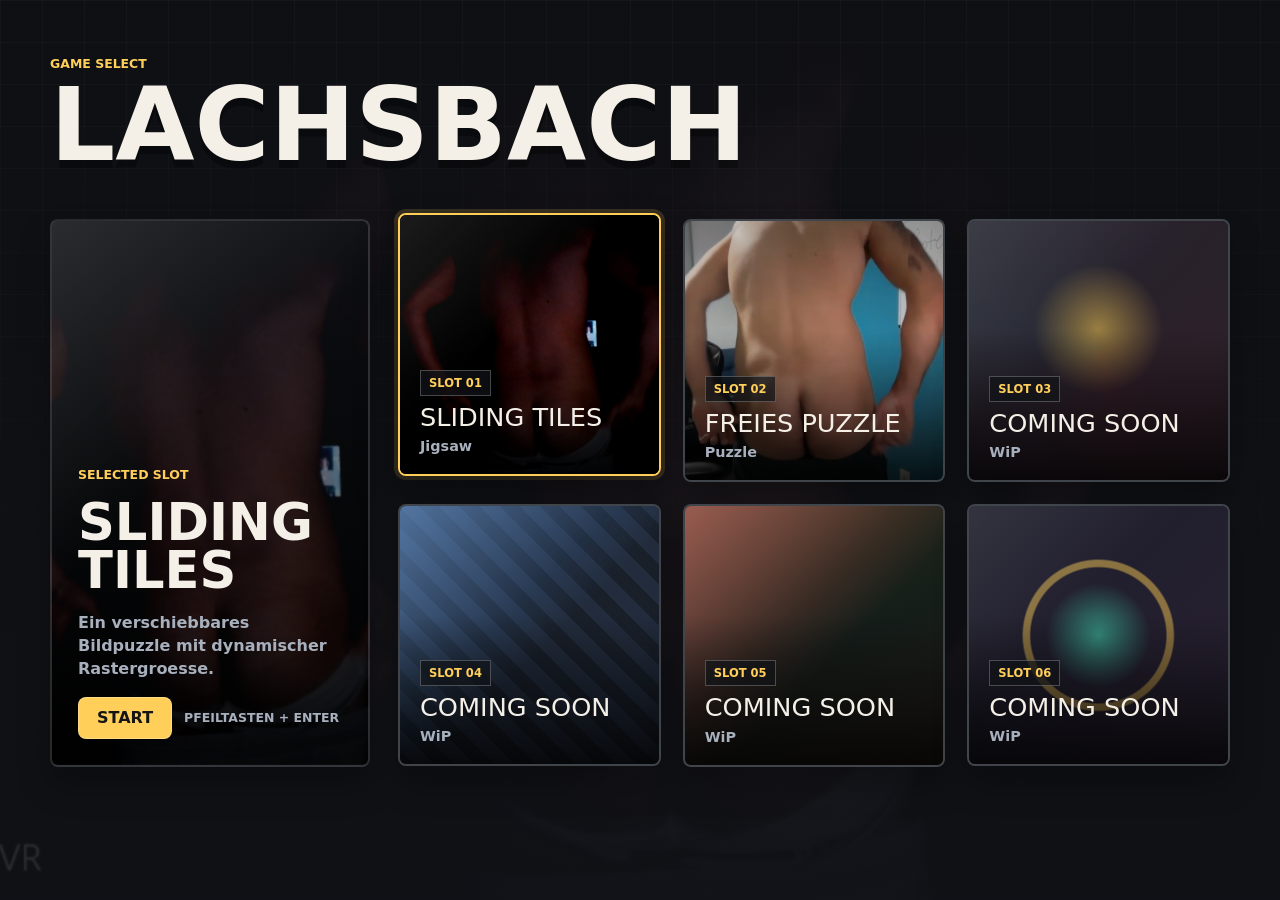
<file: index.html>
<!DOCTYPE html>
<html lang="de">
<head>
    <meta charset="UTF-8">
    <meta name="viewport" content="width=device-width, initial-scale=1.0">
    <title>Lachsbach Arcade</title>
    <link rel="stylesheet" href="styles.css">
    <script src="script.js" defer></script>
</head>
<body>
    <main class="shell">
        <header class="topbar">
            <div class="brand">
                <p class="eyebrow">Game Select</p>
                <h1>Lachsbach</h1>
            </div>
        </header>

        <section class="game-stage" aria-label="Seitenauswahl">
            <aside class="selection-panel" aria-live="polite">
                <p class="panel-label">Selected Slot</p>
                <h2 id="selected-title">Laedt...</h2>
                <p id="selected-description">Die Auswahl wird vorbereitet.</p>
                <div class="panel-actions">
                    <a class="launch-button" id="launch-link" href="#">Start</a>
                    <span class="hint">Pfeiltasten + Enter</span>
                </div>
            </aside>

            <div class="select-grid" id="tile-grid"></div>
        </section>
    </main>
</body>
</html>
</file>
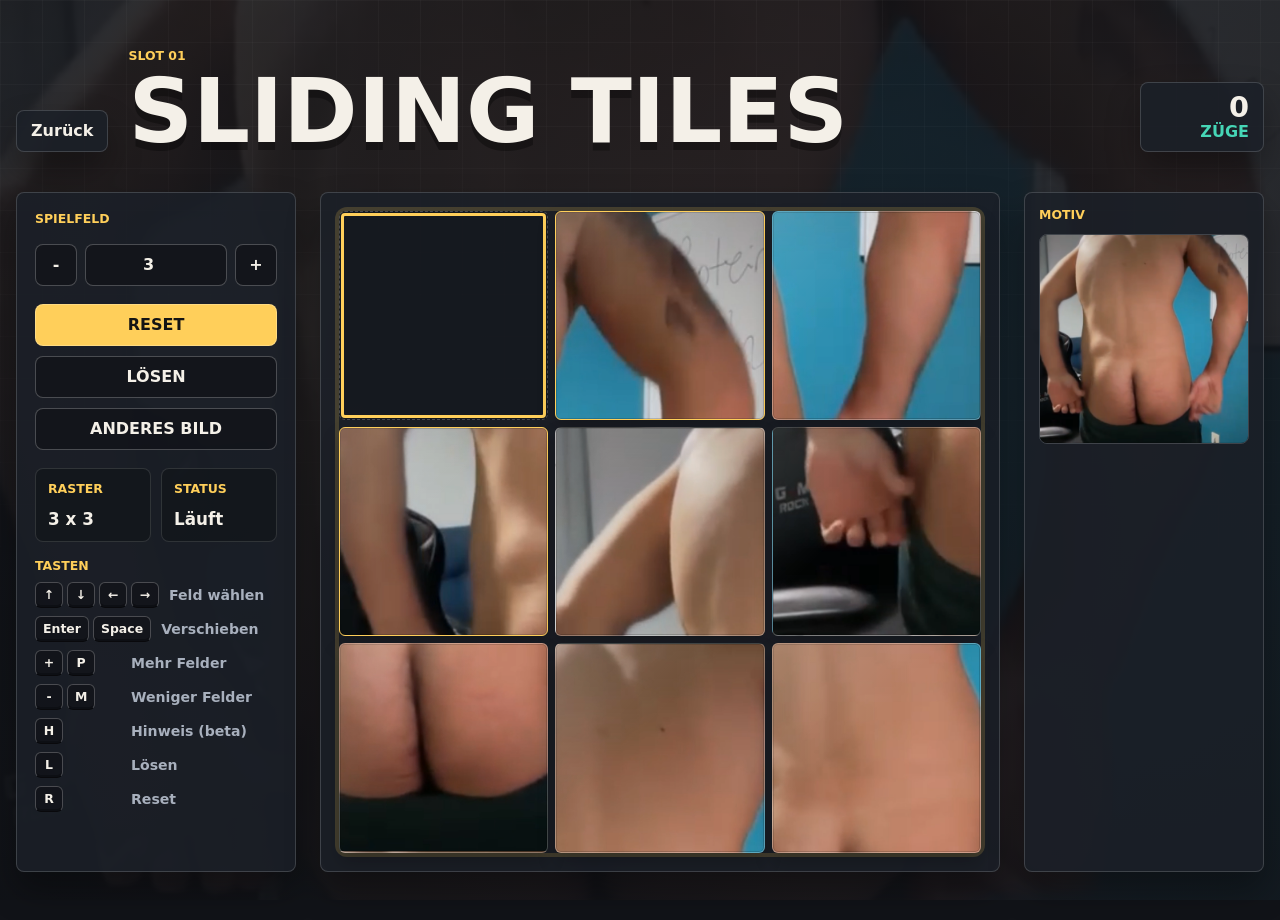
<file: sliding-tiles/index.html>
<!DOCTYPE html>
<html lang="de">
<head>
    <meta charset="UTF-8">
    <meta name="viewport" content="width=device-width, initial-scale=1.0">
    <title>Sliding Tiles | Lachsbach Arcade</title>
    <link rel="stylesheet" href="styles.css">
    <script src="script.js" defer></script>
</head>
<body>
    <main class="game-shell">
        <header class="game-header">
            <a class="back-link" href="../index.html">Zurück</a>
            <div class="title-block">
                <p class="eyebrow">Slot 01</p>
                <h1>Sliding Tiles</h1>
            </div>
            <div class="score-panel" aria-live="polite">
                <span id="move-count">0</span>
                <span>Züge</span>
            </div>
        </header>

        <section class="play-layout">
            <form class="control-panel" id="settings-form">
                <label for="board-size">Spielfeld</label>
                <div class="size-control">
                    <button class="step-button" type="button" data-step="-1" aria-label="Spielfeld verkleinern">-</button>
                    <input id="board-size" name="board-size" type="number" min="3" max="10" step="1" value="3" inputmode="numeric">
                    <button class="step-button" type="button" data-step="1" aria-label="Spielfeld vergroessern">+</button>
                </div>

                <div class="button-row">
                    <button class="primary-button" type="submit" id="reset-button">Reset</button>
                    <button class="secondary-button" type="button" id="solve-button">Lösen</button>
                    <button class="secondary-button" type="button" id="image-button">Anderes Bild</button>
                </div>

                <div class="stat-grid">
                    <div>
                        <span class="stat-label">Raster</span> 
                        <strong id="grid-label">3 x 3</strong>
                    </div>
                    <div>
                        <span class="stat-label">Status</span>
                        <strong id="game-status">Bereit</strong>
                    </div>
                </div>

                <section class="key-legend" aria-label="Tastenbelegung">
                    <h2>Tasten</h2>
                    <dl>
                        <div>
                            <dt><kbd>↑</kbd><kbd>↓</kbd><kbd>←</kbd><kbd>→</kbd></dt>
                            <dd>Feld wählen</dd>
                        </div>
                        <div>
                            <dt><kbd>Enter</kbd><kbd>Space</kbd></dt>
                            <dd>Verschieben</dd>
                        </div>
                        <div>
                            <dt><kbd>+</kbd><kbd>P</kbd></dt>
                            <dd>Mehr Felder</dd>
                        </div>
                        <div>
                            <dt><kbd>-</kbd><kbd>M</kbd></dt>
                            <dd>Weniger Felder</dd>
                        </div>
                        <div>
                            <dt><kbd>H</kbd></dt>
                            <dd>Hinweis (beta)</dd>
                        </div>
                        <div>
                            <dt><kbd>L</kbd></dt>
                            <dd>Lösen</dd>
                        </div>
                        <div>
                            <dt><kbd>R</kbd></dt>
                            <dd>Reset</dd>
                        </div>
                    </dl>
                </section>
            </form>

            <section class="board-wrap" aria-label="Sliding-Tiles-Spielfeld">
                <div class="board" id="puzzle-board" tabindex="0"></div>
            </section>

            <aside class="preview-panel">
                <span class="preview-label">Motiv</span>
                <img id="preview-image" src="../img/1.png" alt="Komplettes Puzzle-Motiv">
            </aside>
        </section>
    </main>

    <div class="modal-backdrop" id="confirm-modal" hidden>
        <section class="confirm-dialog" role="dialog" aria-modal="true" aria-labelledby="modal-title" aria-describedby="modal-message">
            <p class="modal-kicker" id="modal-kicker">Bestätigung</p>
            <h2 id="modal-title">Aktion bestätigen</h2>
            <p id="modal-message">Soll diese Aktion ausgeführt werden?</p>
            <div class="modal-actions">
                <button class="secondary-button" type="button" id="modal-cancel">Zurück</button>
                <button class="primary-button" type="button" id="modal-confirm">Enter</button>
            </div>
        </section>
    </div>
</body>
</html>
</file>
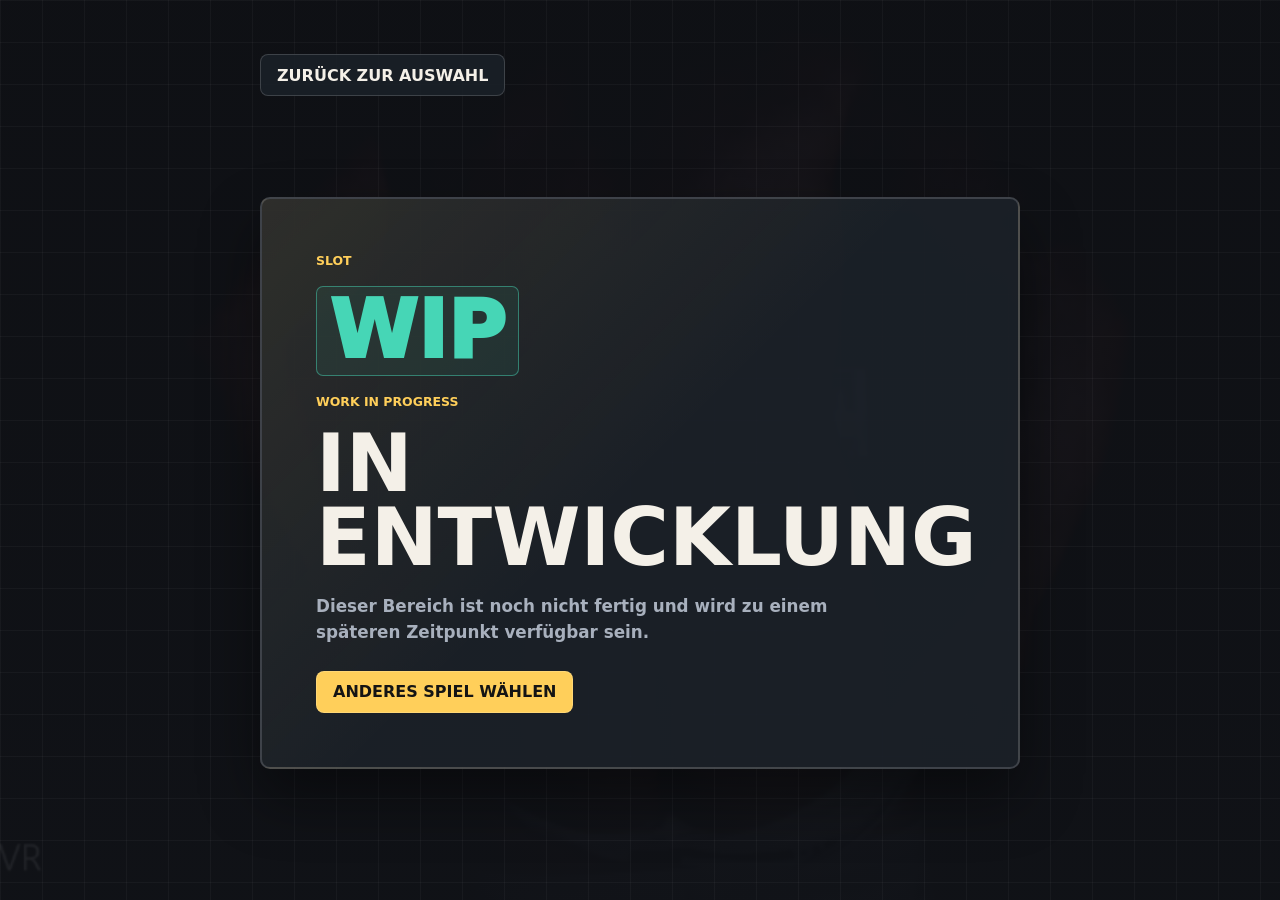
<file: wip/index.html>
<!DOCTYPE html>
<html lang="de">
<head>
    <meta charset="UTF-8">
    <meta name="viewport" content="width=device-width, initial-scale=1.0">
    <title>Work in Progress | Lachsbach Arcade</title>
    <link rel="stylesheet" href="styles.css">
    <script src="script.js" defer></script>
</head>
<body>
    <main class="wip-shell">
        <a class="back-link" href="../index.html">Zurück zur Auswahl</a>

        <section class="wip-card">
            <p class="slot-label" id="slot-label">Slot</p>
            <div class="status-mark" aria-hidden="true">WiP</div>
            <p class="eyebrow">Work in Progress</p>
            <h1 id="page-title">In Entwicklung</h1>
            <p class="message">Dieser Bereich ist noch nicht fertig und wird zu einem späteren Zeitpunkt verfügbar sein.</p>
            <a class="primary-link" href="../index.html">Anderes Spiel wählen</a>
        </section>
    </main>
</body>
</html>
</file>
<file: styles.css>
:root {
    color-scheme: dark;
    --bg: #111318;
    --panel: #1b2028;
    --panel-soft: rgba(27, 32, 40, 0.82);
    --text: #f4f0e8;
    --muted: #a8b0bd;
    --line: rgba(255, 255, 255, 0.16);
    --accent: #ffcf5a;
    --accent-2: #46d6b6;
    --red: #ff6f61;
    --blue: #62a8ff;
    --tile-size: clamp(132px, 20vw, 220px);
}

* {
    box-sizing: border-box;
}

body {
    min-height: 100vh;
    margin: 0;
    font-family: Inter, ui-sans-serif, system-ui, -apple-system, BlinkMacSystemFont, "Segoe UI", sans-serif;
    color: var(--text);
    background:
        linear-gradient(rgba(17, 19, 24, 0.82), rgba(17, 19, 24, 0.9)),
        url("img/1.png") center / cover fixed,
        var(--bg);
}

body::before {
    position: fixed;
    inset: 0;
    z-index: -1;
    pointer-events: none;
    content: "";
    background-image:
        linear-gradient(rgba(255, 255, 255, 0.035) 1px, transparent 1px),
        linear-gradient(90deg, rgba(255, 255, 255, 0.035) 1px, transparent 1px);
    background-size: 42px 42px;
    mask-image: linear-gradient(to bottom, rgba(0, 0, 0, 0.75), transparent 78%);
}

.shell {
    width: min(1180px, calc(100% - 32px));
    min-height: 100vh;
    margin: 0 auto;
    padding: clamp(28px, 5vw, 56px) 0;
    display: grid;
    grid-template-rows: auto 1fr;
    gap: clamp(24px, 5vw, 48px);
}

.topbar {
    display: flex;
    align-items: end;
    justify-content: space-between;
    gap: 24px;
}

.brand {
    display: grid;
    gap: 8px;
}

.eyebrow,
.panel-label,
.hint,
.tile-kicker {
    margin: 0;
    font-size: 0.78rem;
    font-weight: 800;
    letter-spacing: 0;
    text-transform: uppercase;
}

.eyebrow,
.panel-label,
.tile-kicker {
    color: var(--accent);
}

h1,
h2,
.tile-title {
    letter-spacing: 0;
    text-transform: uppercase;
}

h1 {
    margin: 0;
    font-size: clamp(2.5rem, 8vw, 6.5rem);
    line-height: 0.9;
    text-shadow: 0 8px 0 rgba(0, 0, 0, 0.32);
}

h2 {
    margin: 0;
    font-size: clamp(1.8rem, 4vw, 3.5rem);
    line-height: 0.95;
}

.server-status {
    min-width: max-content;
    padding: 10px 14px;
    display: inline-flex;
    align-items: center;
    gap: 10px;
    border: 1px solid var(--line);
    background: var(--panel-soft);
    box-shadow: 0 16px 32px rgba(0, 0, 0, 0.24);
    font-weight: 800;
    color: var(--accent-2);
}

.status-dot {
    width: 10px;
    height: 10px;
    border-radius: 999px;
    background: var(--accent-2);
    box-shadow: 0 0 16px var(--accent-2);
}

.game-stage {
    align-self: start;
    display: grid;
    grid-template-columns: minmax(240px, 320px) 1fr;
    gap: clamp(18px, 3vw, 28px);
}

.selection-panel {
    position: sticky;
    top: 24px;
    min-height: 280px;
    padding: clamp(18px, 2.4vw, 26px);
    display: grid;
    align-content: end;
    gap: 16px;
    overflow: hidden;
    border: 2px solid var(--line);
    border-radius: 8px;
    background:
        linear-gradient(to top, rgba(0, 0, 0, 0.72), rgba(27, 32, 40, 0.45)),
        var(--tile-art, linear-gradient(135deg, #29311f, #18211d));
    background-size: cover;
    background-position: center;
    box-shadow: 0 18px 32px rgba(0, 0, 0, 0.28);
}

.selection-panel::after {
    position: absolute;
    inset: 0;
    z-index: -1;
    content: "";
    background: linear-gradient(135deg, rgba(255, 255, 255, 0.12), transparent 44%);
}

.selection-panel p {
    margin: 0;
}

#selected-description {
    color: var(--muted);
    font-weight: 700;
    line-height: 1.45;
}

.panel-actions {
    display: flex;
    flex-wrap: wrap;
    align-items: center;
    gap: 12px;
}

.launch-button {
    display: inline-flex;
    align-items: center;
    justify-content: center;
    min-height: 42px;
    padding: 0 18px;
    border: 1px solid rgba(255, 255, 255, 0.24);
    border-radius: 8px;
    color: #141414;
    background: var(--accent);
    font-weight: 900;
    text-decoration: none;
    text-transform: uppercase;
}

.launch-button:hover,
.launch-button:focus-visible {
    outline: none;
    box-shadow: 0 0 0 4px rgba(255, 207, 90, 0.2);
}

.hint {
    color: var(--muted);
}

.select-grid {
    display: grid;
    grid-template-columns: repeat(auto-fit, minmax(min(100%, var(--tile-size)), 1fr));
    gap: clamp(14px, 2vw, 22px);
}

.tile {
    position: relative;
    display: grid;
    aspect-ratio: 1;
    min-height: 0;
    overflow: hidden;
    color: inherit;
    text-decoration: none;
    border: 2px solid var(--line);
    border-radius: 8px;
    background: var(--panel);
    box-shadow: 0 18px 32px rgba(0, 0, 0, 0.28);
    isolation: isolate;
    transition: transform 180ms ease, border-color 180ms ease, box-shadow 180ms ease;
}

.tile::before {
    position: absolute;
    inset: 0;
    z-index: -2;
    content: "";
    background: var(--tile-art);
    background-size: cover;
    background-position: center;
    transform: scale(1.02);
    transition: transform 220ms ease, filter 220ms ease;
}

.tile::after {
    position: absolute;
    inset: 0;
    z-index: -1;
    content: "";
    background:
        linear-gradient(to top, rgba(0, 0, 0, 0.82), rgba(0, 0, 0, 0.12) 58%),
        linear-gradient(135deg, rgba(255, 255, 255, 0.12), transparent 42%);
}

.tile:hover,
.tile:focus-visible,
.tile.is-selected {
    transform: translateY(-6px);
    border-color: var(--accent);
    box-shadow: 0 24px 42px rgba(0, 0, 0, 0.36), 0 0 0 4px rgba(255, 207, 90, 0.16);
    outline: none;
}

.tile:hover::before,
.tile:focus-visible::before,
.tile.is-selected::before {
    transform: scale(1.08);
    filter: saturate(1.14) contrast(1.05);
}

.tile-content {
    align-self: end;
    display: grid;
    gap: 8px;
    padding: clamp(14px, 2vw, 20px);
}

.tile-kicker {
    width: fit-content;
    padding: 5px 8px;
    border: 1px solid rgba(255, 255, 255, 0.24);
    background: rgba(17, 19, 24, 0.7);
    font-size: 0.72rem;
}

.tile-title {
    margin: 0;
    font-size: clamp(1.1rem, 2.1vw, 1.6rem);
    line-height: 1.02;
}

.tile-meta {
    margin: 0;
    color: var(--muted);
    font-size: 0.9rem;
    font-weight: 700;
}

.art-jigsaw {
    --tile-art: url("img/1.png");
}

.art-puzzle {
    --tile-art: url("img/2.png");
}

.art-arena {
    --tile-art:
        radial-gradient(circle at 50% 42%, rgba(255, 207, 90, 0.62), transparent 32%),
        conic-gradient(from 45deg, #2d2530, #3f2531, #2a2d3a, #2d2530);
}

.art-vault {
    --tile-art:
        linear-gradient(135deg, rgba(98, 168, 255, 0.58), transparent 55%),
        repeating-linear-gradient(45deg, #1d2430 0 14px, #273245 14px 28px);
}

.art-camp {
    --tile-art:
        linear-gradient(135deg, rgba(255, 111, 97, 0.58), transparent 58%),
        linear-gradient(160deg, #29311f, #18211d 54%, #2e2520);
}

.art-portal {
    --tile-art:
        radial-gradient(circle at 50% 50%, rgba(70, 214, 182, 0.7), transparent 28%),
        radial-gradient(circle at 50% 50%, transparent 0 36%, rgba(255, 207, 90, 0.55) 37% 40%, transparent 41%),
        linear-gradient(135deg, #1f2030, #2f2638);
}

@media (max-width: 860px) {
    .game-stage {
        grid-template-columns: 1fr;
    }

    .selection-panel {
        position: relative;
        top: auto;
        min-height: 220px;
    }
}

@media (max-width: 680px) {
    .shell {
        width: min(100% - 24px, 520px);
        padding-top: 24px;
    }

    .topbar {
        align-items: start;
        flex-direction: column;
    }

    .server-status {
        min-width: 0;
    }

    .select-grid {
        grid-template-columns: repeat(2, minmax(0, 1fr));
        gap: 12px;
    }

    .tile-content {
        padding: 12px;
    }

    .tile-kicker {
        font-size: 0.66rem;
    }

    .tile-meta,
    .hint {
        display: none;
    }
}
</file>
<file: sliding-tiles/styles.css>
:root {
    color-scheme: dark;
    --bg: #111318;
    --panel: rgba(27, 32, 40, 0.86);
    --panel-solid: #1b2028;
    --text: #f4f0e8;
    --muted: #a8b0bd;
    --line: rgba(255, 255, 255, 0.16);
    --accent: #ffcf5a;
    --accent-2: #46d6b6;
    --danger: #ff6f61;
    --shadow: 0 18px 34px rgba(0, 0, 0, 0.32);
    --puzzle-image: url("../img/1.png");
}

* {
    box-sizing: border-box;
}

body {
    min-height: 100vh;
    margin: 0;
    font-family: Inter, ui-sans-serif, system-ui, -apple-system, BlinkMacSystemFont, "Segoe UI", sans-serif;
    color: var(--text);
    background:
        linear-gradient(rgba(17, 19, 24, 0.86), rgba(17, 19, 24, 0.92)),
        var(--puzzle-image) center / cover fixed,
        var(--bg);
}

body::before {
    position: fixed;
    inset: 0;
    z-index: -1;
    pointer-events: none;
    content: "";
    background-image:
        linear-gradient(rgba(255, 255, 255, 0.035) 1px, transparent 1px),
        linear-gradient(90deg, rgba(255, 255, 255, 0.035) 1px, transparent 1px);
    background-size: 42px 42px;
    mask-image: linear-gradient(to bottom, rgba(0, 0, 0, 0.75), transparent 78%);
}

button,
input {
    font: inherit;
}

button {
    cursor: pointer;
}

.game-shell {
    width: min(1280px, calc(100% - 32px));
    min-height: 100vh;
    margin: 0 auto;
    padding: clamp(24px, 4vw, 48px) 0;
    display: grid;
    grid-template-rows: auto 1fr;
    gap: clamp(22px, 4vw, 40px);
}

.game-header {
    display: grid;
    grid-template-columns: auto 1fr auto;
    align-items: end;
    gap: 20px;
}

.back-link,
.score-panel,
.control-panel,
.preview-panel,
.board-wrap {
    border: 1px solid var(--line);
    background: var(--panel);
    box-shadow: var(--shadow);
}

.back-link {
    min-height: 42px;
    padding: 0 14px;
    display: inline-flex;
    align-items: center;
    justify-content: center;
    color: var(--text);
    border-radius: 8px;
    font-weight: 900;
    text-decoration: none;
}

.back-link:hover,
.back-link:focus-visible,
button:hover,
button:focus-visible,
input:focus-visible {
    outline: none;
    box-shadow: 0 0 0 4px rgba(255, 207, 90, 0.18);
    border-color: var(--accent);
}

.title-block {
    display: grid;
    gap: 8px;
}

.eyebrow,
label,
.stat-label,
.preview-label,
.modal-kicker {
    margin: 0;
    color: var(--accent);
    font-size: 0.78rem;
    font-weight: 900;
    letter-spacing: 0;
    text-transform: uppercase;
}

h1 {
    margin: 0;
    font-size: clamp(2.35rem, 7vw, 6rem);
    line-height: 0.9;
    letter-spacing: 0;
    text-transform: uppercase;
    text-shadow: 0 8px 0 rgba(0, 0, 0, 0.32);
}

h2 {
    margin: 0;
    font-size: clamp(1.8rem, 5vw, 3.2rem);
    line-height: 0.95;
    letter-spacing: 0;
    text-transform: uppercase;
}

.score-panel {
    min-width: 124px;
    min-height: 64px;
    padding: 10px 14px;
    display: grid;
    align-content: center;
    justify-items: end;
    border-radius: 8px;
    color: var(--accent-2);
    font-weight: 900;
    text-transform: uppercase;
}

#move-count {
    color: var(--text);
    font-size: 1.8rem;
    line-height: 1;
}

.play-layout {
    align-self: start;
    display: grid;
    grid-template-columns: minmax(220px, 280px) minmax(320px, 1fr) minmax(180px, 240px);
    gap: clamp(16px, 2.4vw, 24px);
}

.control-panel,
.preview-panel,
.board-wrap {
    border-radius: 8px;
}

.control-panel {
    padding: 18px;
    display: grid;
    align-content: start;
    gap: 18px;
}

.size-control {
    display: grid;
    grid-template-columns: 42px 1fr 42px;
    gap: 8px;
}

.step-button,
.primary-button,
.secondary-button {
    min-height: 42px;
    border: 1px solid rgba(255, 255, 255, 0.24);
    border-radius: 8px;
    font-weight: 900;
    text-transform: uppercase;
}

.step-button,
.secondary-button {
    color: var(--text);
    background: rgba(17, 19, 24, 0.72);
}

.primary-button {
    color: #141414;
    background: var(--accent);
}

input {
    width: 100%;
    min-height: 42px;
    border: 1px solid rgba(255, 255, 255, 0.24);
    border-radius: 8px;
    color: var(--text);
    background: rgba(17, 19, 24, 0.72);
    font-weight: 900;
    text-align: center;
}

.button-row {
    display: grid;
    gap: 10px;
}

.key-legend {
    display: grid;
    gap: 10px;
}

.key-legend h2 {
    margin: 0;
    color: var(--accent);
    font-size: 0.78rem;
    font-weight: 900;
    line-height: 1;
    letter-spacing: 0;
    text-transform: uppercase;
}

.key-legend dl {
    margin: 0;
    display: grid;
    gap: 8px;
}

.key-legend div {
    display: grid;
    grid-template-columns: minmax(86px, auto) 1fr;
    align-items: center;
    gap: 10px;
}

.key-legend dt {
    display: flex;
    flex-wrap: wrap;
    gap: 4px;
}

.key-legend dd {
    margin: 0;
    color: var(--muted);
    font-size: 0.88rem;
    font-weight: 800;
}

kbd {
    min-width: 28px;
    min-height: 26px;
    padding: 3px 7px;
    display: inline-flex;
    align-items: center;
    justify-content: center;
    border: 1px solid rgba(255, 255, 255, 0.24);
    border-bottom-color: rgba(0, 0, 0, 0.5);
    border-radius: 6px;
    color: var(--text);
    background: rgba(17, 19, 24, 0.72);
    box-shadow: inset 0 -2px 0 rgba(0, 0, 0, 0.26);
    font-family: inherit;
    font-size: 0.78rem;
    font-weight: 900;
    line-height: 1;
}

.stat-grid {
    display: grid;
    grid-template-columns: repeat(2, minmax(0, 1fr));
    gap: 10px;
}

.stat-grid div {
    min-height: 74px;
    padding: 12px;
    display: grid;
    align-content: space-between;
    border: 1px solid rgba(255, 255, 255, 0.12);
    border-radius: 8px;
    background: rgba(17, 19, 24, 0.58);
}

.stat-grid strong {
    font-size: 1.05rem;
}

.board-wrap {
    padding: clamp(10px, 1.8vw, 18px);
}

.board {
    width: min(100%, 72vh);
    aspect-ratio: 1;
    margin: 0 auto;
    display: grid;
    grid-template-columns: repeat(var(--size), 1fr);
    gap: clamp(3px, 0.55vw, 7px);
    border-radius: 8px;
}

.board:focus-visible {
    outline: none;
    box-shadow: 0 0 0 4px rgba(255, 207, 90, 0.18);
}

.puzzle-tile,
.empty-cell {
    aspect-ratio: 1;
    border-radius: 6px;
}

.puzzle-tile {
    position: relative;
    overflow: hidden;
    border: 1px solid rgba(255, 255, 255, 0.24);
    background-image: var(--puzzle-image);
    background-size: calc(var(--size) * 100%) calc(var(--size) * 100%);
    background-position: var(--tile-x) var(--tile-y);
    box-shadow: inset 0 0 0 1px rgba(0, 0, 0, 0.16), 0 10px 18px rgba(0, 0, 0, 0.22);
    transition: transform 130ms ease, box-shadow 130ms ease, opacity 130ms ease;
}

.puzzle-tile::after {
    position: absolute;
    inset: 0;
    content: "";
    background: linear-gradient(135deg, rgba(255, 255, 255, 0.14), transparent 42%);
    pointer-events: none;
}

.puzzle-tile.can-move {
    border-color: var(--accent);
}

.puzzle-tile.is-selected,
.empty-cell.is-selected {
    outline: 3px solid var(--accent);
    outline-offset: -5px;
}

.puzzle-tile.is-hint {
    border-color: var(--accent-2);
    box-shadow: inset 0 0 0 2px var(--accent-2), 0 0 24px rgba(70, 214, 182, 0.34);
}

.puzzle-tile.can-move:hover,
.puzzle-tile.can-move:focus-visible {
    transform: translateY(-3px);
    box-shadow: inset 0 0 0 1px rgba(0, 0, 0, 0.16), 0 14px 24px rgba(0, 0, 0, 0.3);
}

.empty-cell {
    border: 1px dashed rgba(255, 255, 255, 0.22);
    background: rgba(17, 19, 24, 0.44);
}

.board.is-complete .puzzle-tile {
    border-color: var(--accent-2);
}

.preview-panel {
    padding: 14px;
    display: grid;
    align-content: start;
    gap: 12px;
}

.preview-panel img {
    width: 100%;
    aspect-ratio: 1;
    object-fit: cover;
    border: 1px solid rgba(255, 255, 255, 0.16);
    border-radius: 8px;
}

.modal-backdrop {
    position: fixed;
    inset: 0;
    z-index: 10;
    padding: 20px;
    display: grid;
    place-items: center;
    background: rgba(5, 7, 10, 0.72);
}

.modal-backdrop[hidden] {
    display: none;
}

.confirm-dialog {
    width: min(420px, 100%);
    padding: clamp(20px, 4vw, 28px);
    display: grid;
    gap: 16px;
    border: 2px solid var(--line);
    border-radius: 8px;
    background: var(--panel-solid);
    box-shadow: 0 30px 60px rgba(0, 0, 0, 0.46);
}

.confirm-dialog p {
    margin: 0;
}

#modal-message {
    color: var(--muted);
    font-weight: 700;
    line-height: 1.45;
}

.modal-actions {
    display: grid;
    grid-template-columns: 1fr 1fr;
    gap: 10px;
}

@media (max-width: 980px) {
    .play-layout {
        grid-template-columns: minmax(220px, 280px) 1fr;
    }

    .preview-panel {
        grid-column: 1 / -1;
        grid-template-columns: auto minmax(120px, 180px);
        align-items: start;
    }
}

@media (max-width: 720px) {
    .game-shell {
        width: min(100% - 24px, 560px);
        padding-top: 22px;
    }

    .game-header,
    .play-layout,
    .preview-panel {
        grid-template-columns: 1fr;
    }

    .score-panel {
        justify-items: start;
    }

    .board {
        width: 100%;
    }
}
</file>
<file: wip/styles.css>
:root {
    color-scheme: dark;
    --bg: #111318;
    --panel: #1b2028;
    --text: #f4f0e8;
    --muted: #a8b0bd;
    --line: rgba(255, 255, 255, 0.16);
    --accent: #ffcf5a;
    --accent-2: #46d6b6;
}

* {
    box-sizing: border-box;
}

body {
    min-height: 100vh;
    margin: 0;
    color: var(--text);
    background:
        linear-gradient(rgba(17, 19, 24, 0.86), rgba(17, 19, 24, 0.94)),
        url("../img/1.png") center / cover fixed,
        var(--bg);
    font-family: Inter, ui-sans-serif, system-ui, -apple-system, BlinkMacSystemFont, "Segoe UI", sans-serif;
}

body::before {
    position: fixed;
    inset: 0;
    z-index: -1;
    content: "";
    background-image:
        linear-gradient(rgba(255, 255, 255, 0.035) 1px, transparent 1px),
        linear-gradient(90deg, rgba(255, 255, 255, 0.035) 1px, transparent 1px);
    background-size: 42px 42px;
}

.wip-shell {
    width: min(760px, calc(100% - 32px));
    min-height: 100vh;
    margin: 0 auto;
    padding: clamp(24px, 5vw, 54px) 0;
    display: grid;
    grid-template-rows: auto 1fr;
    gap: 24px;
}

.back-link,
.primary-link {
    width: fit-content;
    min-height: 42px;
    padding: 0 16px;
    display: inline-flex;
    align-items: center;
    justify-content: center;
    border: 1px solid var(--line);
    border-radius: 8px;
    color: var(--text);
    background: rgba(27, 32, 40, 0.88);
    font-weight: 900;
    text-decoration: none;
    text-transform: uppercase;
}

.wip-card {
    align-self: center;
    padding: clamp(24px, 6vw, 54px);
    display: grid;
    gap: 18px;
    overflow: hidden;
    border: 2px solid var(--line);
    border-radius: 10px;
    background:
        linear-gradient(135deg, rgba(255, 207, 90, 0.09), transparent 50%),
        rgba(27, 32, 40, 0.94);
    box-shadow: 0 28px 60px rgba(0, 0, 0, 0.42);
}

.slot-label,
.eyebrow {
    margin: 0;
    color: var(--accent);
    font-size: 0.78rem;
    font-weight: 900;
    text-transform: uppercase;
}

.status-mark {
    width: fit-content;
    padding: 8px 12px;
    border: 1px solid rgba(70, 214, 182, 0.48);
    border-radius: 7px;
    color: var(--accent-2);
    background: rgba(70, 214, 182, 0.08);
    font-size: clamp(2.6rem, 10vw, 5rem);
    font-weight: 950;
    line-height: 0.9;
    text-transform: uppercase;
}

h1 {
    margin: 0;
    font-size: clamp(2.4rem, 9vw, 5rem);
    line-height: 0.92;
    text-transform: uppercase;
}

.message {
    max-width: 580px;
    margin: 0;
    color: var(--muted);
    font-size: 1.05rem;
    font-weight: 700;
    line-height: 1.55;
}

.primary-link {
    margin-top: 8px;
    color: #141414;
    background: var(--accent);
}

a:hover,
a:focus-visible {
    outline: none;
    border-color: var(--accent);
    box-shadow: 0 0 0 4px rgba(255, 207, 90, 0.18);
}
</file>
